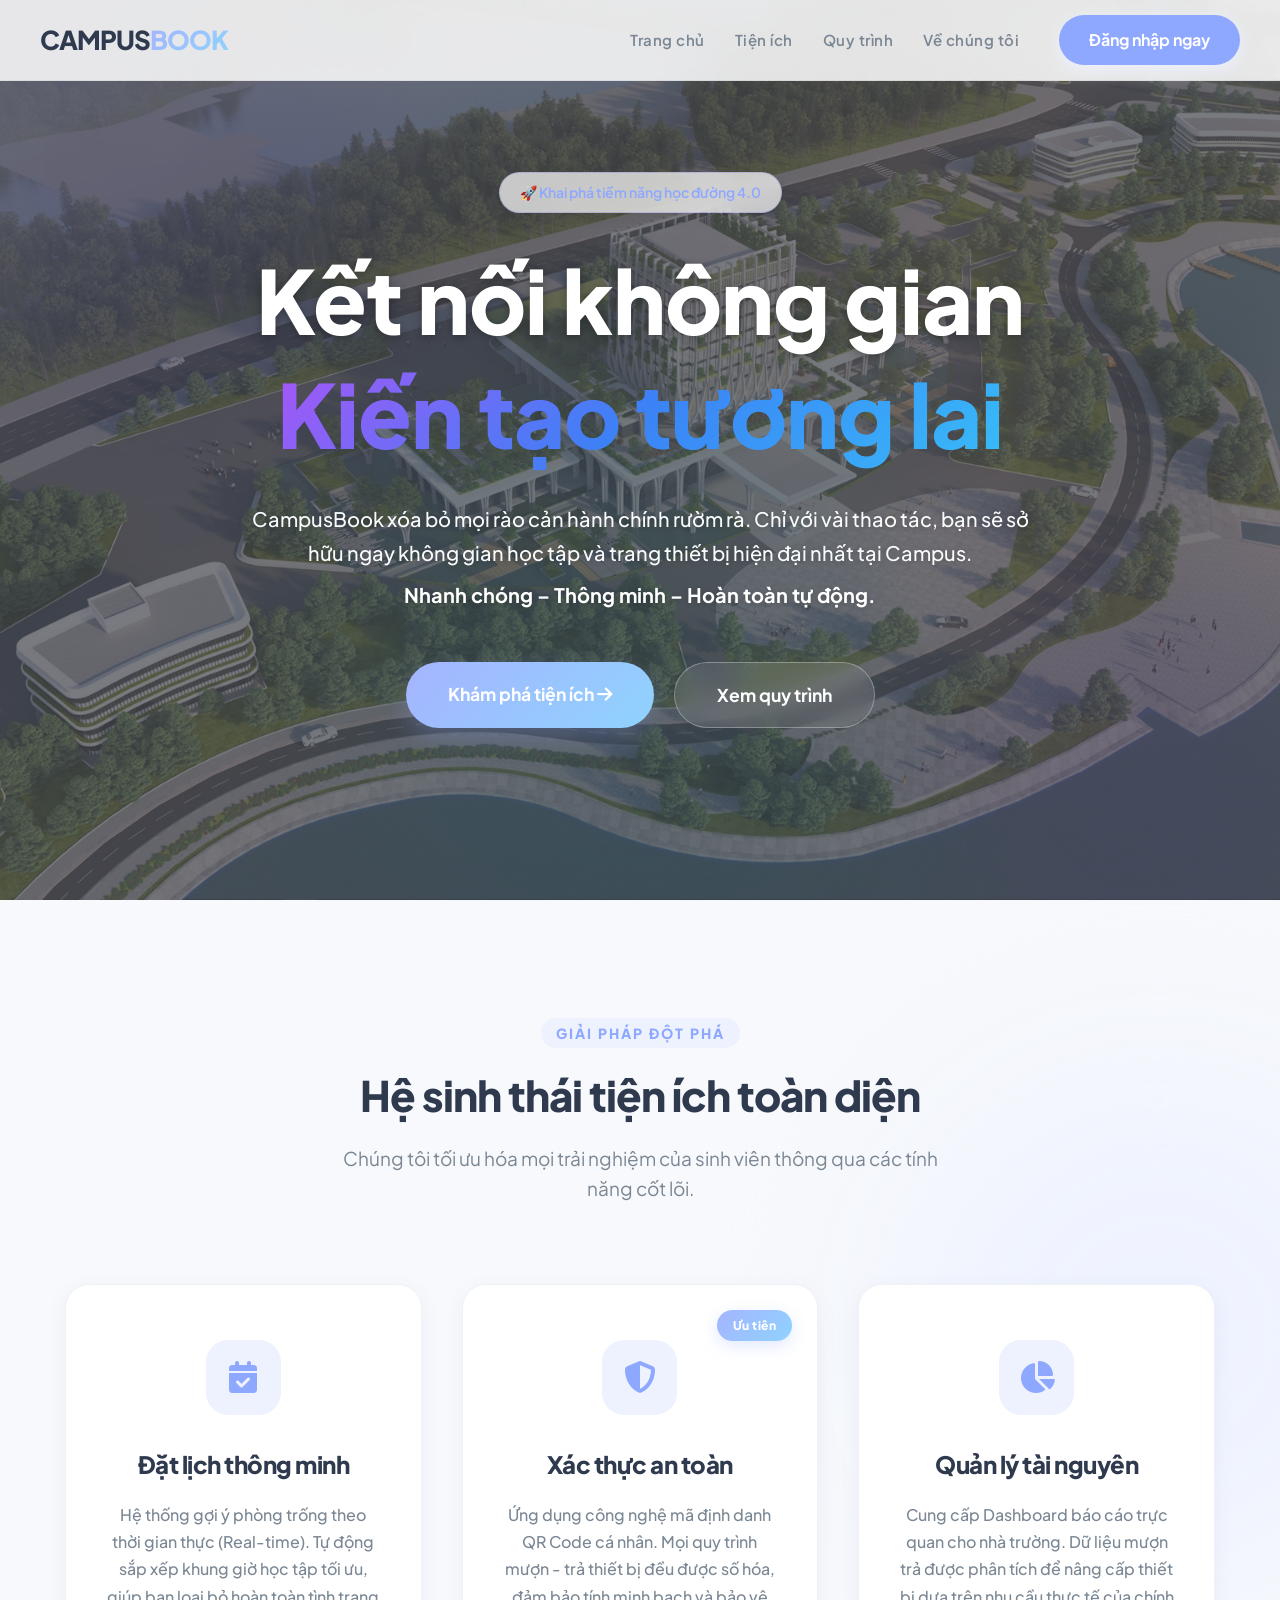
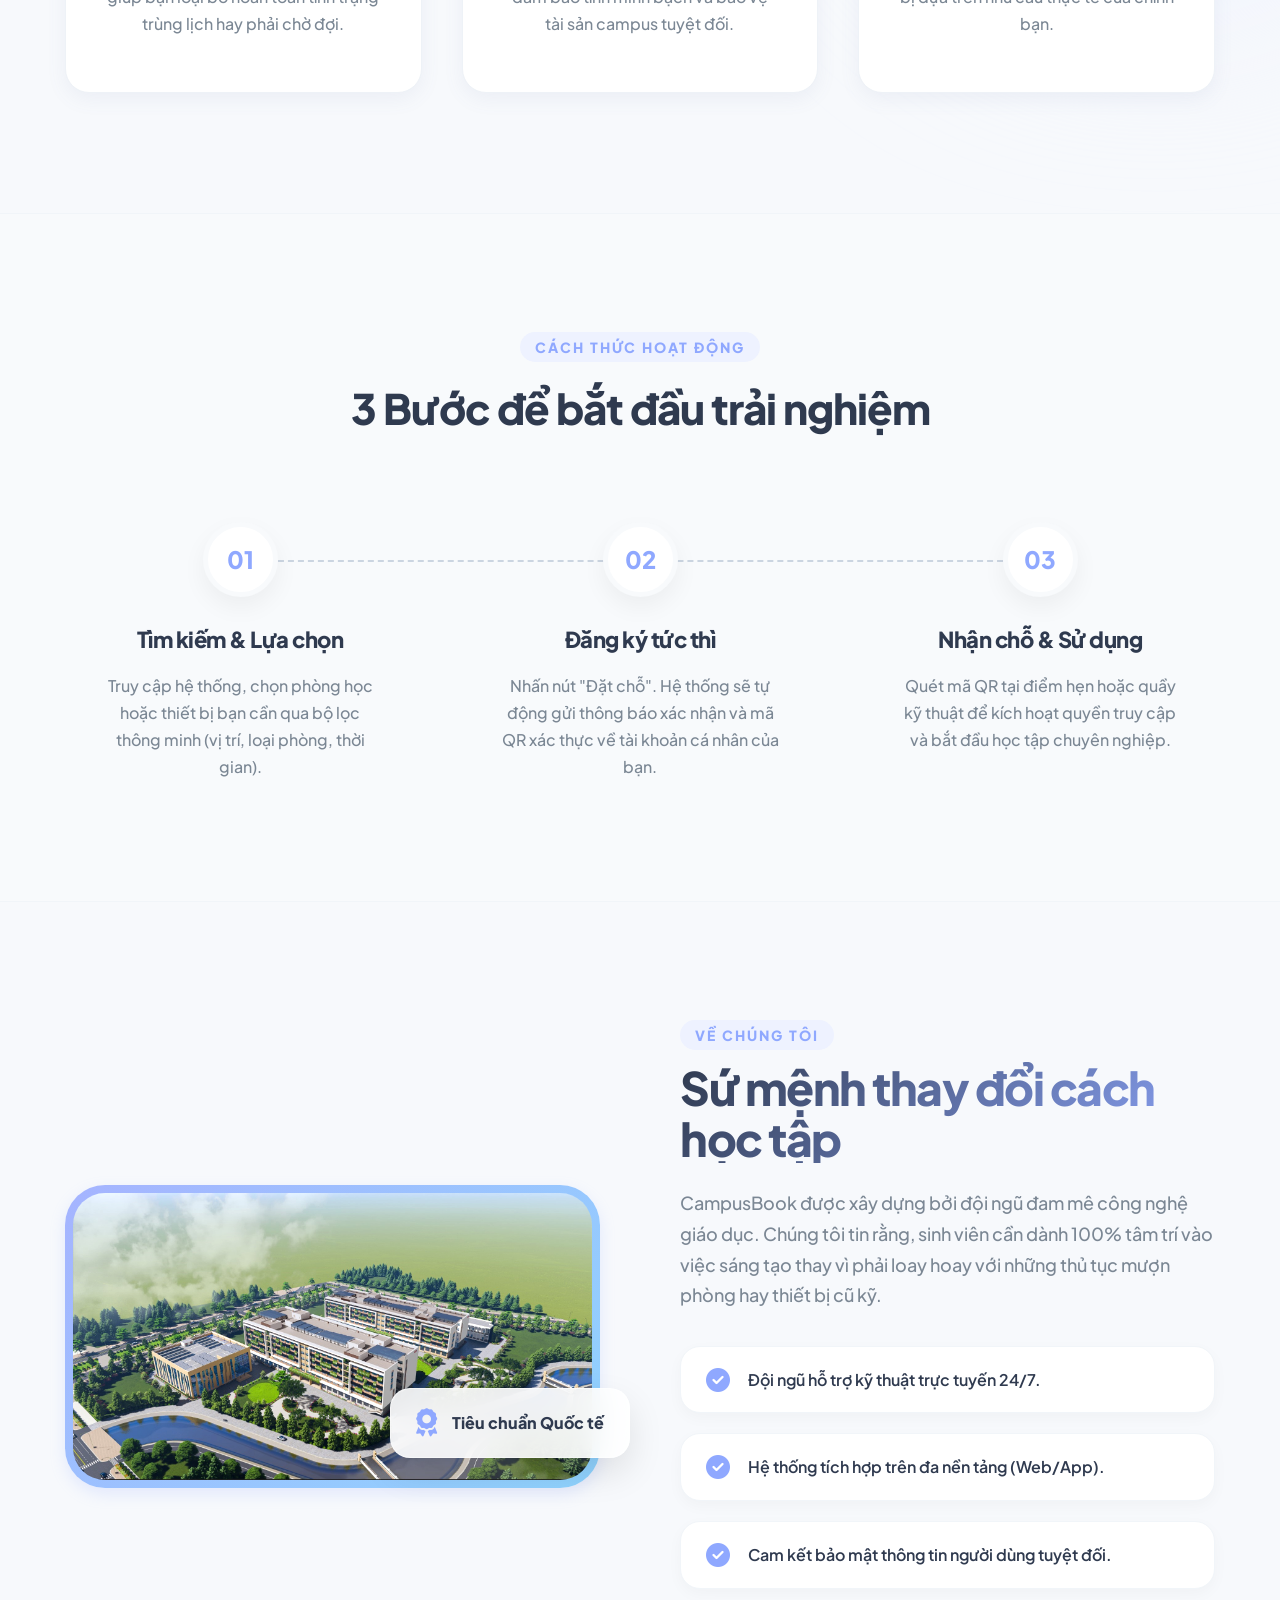
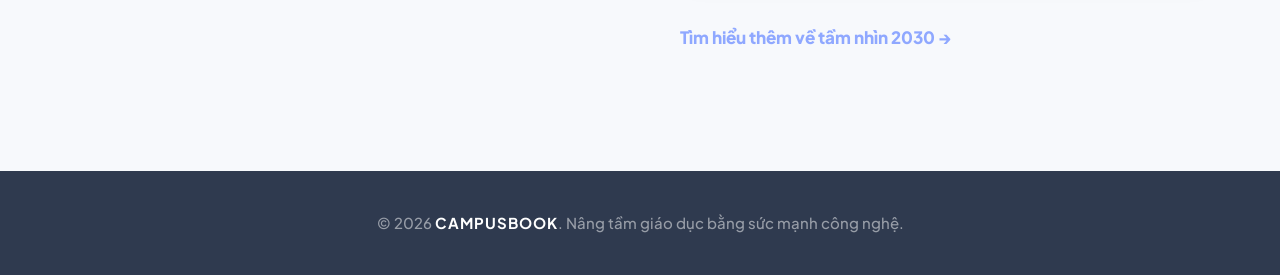
<file: frontend/index/index.html>
<!DOCTYPE html>
<html lang="vi">

<head>
    <meta charset="UTF-8">
    <meta name="viewport" content="width=device-width, initial-scale=1.0">
    <title>CampusBook | Nền Tảng Số Hóa Tiện Ích Học Đường</title>
    <link rel="preconnect" href="https://fonts.googleapis.com">
    <link rel="preconnect" href="https://fonts.gstatic.com" crossorigin>
    <link href="https://fonts.googleapis.com/css2?family=Plus+Jakarta+Sans:wght@400;500;600;700;800&display=swap"
        rel="stylesheet">
    <link rel="stylesheet" href="https://cdnjs.cloudflare.com/ajax/libs/font-awesome/6.4.0/css/all.min.css">
    <link rel="stylesheet" href="../assets/css/index.css?v=9.0">
</head>

<body>

    <nav class="main-nav">
        <div class="nav-container">
            <a href="#" class="nav-logo">CAMPUS<span class="highlight">BOOK</span></a>
            <div class="nav-right">
                <ul class="nav-menu">
                    <li><a href="#hero">Trang chủ</a></li>
                    <li><a href="#features">Tiện ích</a></li>
                    <li><a href="#process">Quy trình</a></li>
                    <li><a href="#about">Về chúng tôi</a></li>
                </ul>
                <a href="../pages/login.html" class="nav-btn-login">Đăng nhập ngay</a>
            </div>
        </div>
    </nav>

    <header id="hero" class="hero">
        <!-- Ảnh nền của người dùng -->
        <div
            style="position: absolute; top: 0; left: 0; width: 100%; height: 100%; background-image: url('../assets/images/campus-bg.jpg'); background-size: cover; background-position: center; opacity: 0.6; z-index: 1;">
        </div>

        <!-- Animated Gradient Background pha trộn -->
        <div class="hero-orb orb-1" style="z-index: 2;"></div>
        <div class="hero-orb orb-2" style="z-index: 2;"></div>
        <div class="hero-orb orb-3" style="z-index: 2;"></div>

        <!-- Lớp phủ tối mờ -->
        <div class="hero-overlay"
            style="position: absolute; top: 0; left: 0; width: 100%; height: 100%; background: rgba(11, 15, 25, 0.55); z-index: 3;">
        </div>
        <div class="hero-content">
            <span class="badge">🚀 Khai phá tiềm năng học đường 4.0</span>
            <h1>Kết nối không gian<br><span class="gradient-text">Kiến tạo tương lai</span></h1>
            <p>CampusBook xóa bỏ mọi rào cản hành chính rườm rà. Chỉ với vài thao tác, bạn sẽ sở hữu ngay không gian học
                tập và trang thiết bị hiện đại nhất tại Campus.<br><span
                    style="display: block; margin-top: 8px; color: #ffffff; font-weight: 700;">Nhanh chóng – Thông minh
                    – Hoàn toàn tự động.</span></p>
            <div class="hero-btns">
                <a href="#features" class="btn-main">Khám phá tiện ích <i class="fas fa-arrow-right"></i></a>
                <a href="#process" class="btn-outline">Xem quy trình</a>
            </div>
        </div>
    </header>

    <section id="features" class="section">
        <div class="bg-blob"></div>
        <div class="container">
            <div class="section-title">
                <span class="sub-label">Giải pháp đột phá</span>
                <h2>Hệ sinh thái tiện ích toàn diện</h2>
                <p class="title-desc">Chúng tôi tối ưu hóa mọi trải nghiệm của sinh viên thông qua các tính năng cốt
                    lõi.</p>
            </div>

            <div class="feature-grid">
                <div class="f-card">
                    <div class="f-icon-box"><i class="fas fa-calendar-check"></i></div>
                    <h3>Đặt lịch thông minh</h3>
                    <p>Hệ thống gợi ý phòng trống theo thời gian thực (Real-time). Tự động sắp xếp khung giờ học tập tối
                        ưu, giúp bạn loại bỏ hoàn toàn tình trạng trùng lịch hay phải chờ đợi.</p>
                </div>

                <div class="f-card active">
                    <div class="f-icon-box"><i class="fas fa-shield-halved"></i></div>
                    <h3>Xác thực an toàn</h3>
                    <p>Ứng dụng công nghệ mã định danh QR Code cá nhân. Mọi quy trình mượn - trả thiết bị đều được số
                        hóa, đảm bảo tính minh bạch và bảo vệ tài sản campus tuyệt đối.</p>
                    <span class="card-tag">Ưu tiên</span>
                </div>

                <div class="f-card">
                    <div class="f-icon-box"><i class="fas fa-chart-pie"></i></div>
                    <h3>Quản lý tài nguyên</h3>
                    <p>Cung cấp Dashboard báo cáo trực quan cho nhà trường. Dữ liệu mượn trả được phân tích để nâng cấp
                        thiết bị dựa trên nhu cầu thực tế của chính bạn.</p>
                </div>
            </div>
        </div>
    </section>

    <section id="process" class="section bg-soft">
        <div class="container">
            <div class="section-title">
                <span class="sub-label">Cách thức hoạt động</span>
                <h2>3 Bước để bắt đầu trải nghiệm</h2>
            </div>
            <div class="process-grid">
                <div class="p-item">
                    <div class="p-num">01</div>
                    <h4>Tìm kiếm & Lựa chọn</h4>
                    <p>Truy cập hệ thống, chọn phòng học hoặc thiết bị bạn cần qua bộ lọc thông minh (vị trí, loại
                        phòng, thời gian).</p>
                </div>
                <div class="p-item">
                    <div class="p-num">02</div>
                    <h4>Đăng ký tức thì</h4>
                    <p>Nhấn nút "Đặt chỗ". Hệ thống sẽ tự động gửi thông báo xác nhận và mã QR xác thực về tài khoản cá
                        nhân của bạn.</p>
                </div>
                <div class="p-item">
                    <div class="p-num">03</div>
                    <h4>Nhận chỗ & Sử dụng</h4>
                    <p>Quét mã QR tại điểm hẹn hoặc quầy kỹ thuật để kích hoạt quyền truy cập và bắt đầu học tập chuyên
                        nghiệp.</p>
                </div>
            </div>
        </div>
    </section>

    <section id="about" class="section">
        <div class="container about-grid">
            <div class="about-image">
                <img src="../assets/images/vnu.jpg" alt="VNU Campus">
                <div class="floating-label">
                    <i class="fas fa-award"></i>
                    <span>Tiêu chuẩn Quốc tế</span>
                </div>
            </div>
            <div class="about-text">
                <span class="sub-label">Về chúng tôi</span>
                <h2>Sứ mệnh thay đổi cách học tập</h2>
                <p>CampusBook được xây dựng bởi đội ngũ đam mê công nghệ giáo dục. Chúng tôi tin rằng, sinh viên cần
                    dành 100% tâm trí vào việc sáng tạo thay vì phải loay hoay với những thủ tục mượn phòng hay thiết bị
                    cũ kỹ.</p>
                <ul class="about-list">
                    <li><i class="fas fa-check-circle"></i> Đội ngũ hỗ trợ kỹ thuật trực tuyến 24/7.</li>
                    <li><i class="fas fa-check-circle"></i> Hệ thống tích hợp trên đa nền tảng (Web/App).</li>
                    <li><i class="fas fa-check-circle"></i> Cam kết bảo mật thông tin người dùng tuyệt đối.</li>
                </ul>
                <a href="../pages/vision.html" target="_blank" class="btn-text">Tìm hiểu thêm về tầm nhìn 2030 →</a>
            </div>
        </div>
    </section>

    <footer class="footer">
        <div class="container">
            <p>© 2026 <strong>CAMPUSBOOK</strong>. Nâng tầm giáo dục bằng sức mạnh công nghệ.</p>
        </div>
    </footer>

    <script src="../assets/js/api.js?v=3.0"></script>
    <script src="../assets/js/auth.js?v=3.0"></script>
</body>

</html>
</file>
<file: frontend/assets/css/index.css>
/* ================================================================
   1. CẤU HÌNH BIẾN & CORE (PREMIUM SAAS THEME)
   ================================================================ */
:root {
    --primary: #8FA8FF; /* Soft Blue */
    --primary-light: #EEF2FF;
    --primary-glow: rgba(143, 168, 255, 0.25);
    --secondary: #B8C0FF; /* Lavender pastel */
    --accent: #AEE2FF; /* Sky pastel */
    --dark: #2F3A4F; /* Main text */
    --slate: #7B8794; /* Secondary text */
    --white: #ffffff;
    --bg-body: #F7F9FC; /* Main background */
    --bg-soft: #FCFDFF; /* Secondary background */
    
    /* Modern Gradients */
    --grad-main: linear-gradient(135deg, #A5B4FF 0%, #8FD3FE 100%);
    --grad-text: linear-gradient(135deg, #A5B4FF 0%, #8FD3FE 100%);
    --grad-dark: linear-gradient(135deg, #A5B4FF 0%, #2F3A4F 100%);
    
    /* Shadows & Glass */
    --shadow-soft: 0 6px 20px rgba(120, 140, 180, 0.08);
    --shadow-glow: 0 6px 16px rgba(143, 168, 255, 0.2);
    --glass-bg: rgba(255, 255, 255, 0.03);
    --glass-border: rgba(255, 255, 255, 0.1);
}

* { margin: 0; padding: 0; box-sizing: border-box; }
body { 
    font-family: 'Plus Jakarta Sans', sans-serif; 
    color: var(--dark); 
    line-height: 1.6;
    overflow-x: hidden;
    background-color: var(--bg-body);
    -webkit-font-smoothing: antialiased;
}
.container { max-width: 1200px; margin: 0 auto; padding: 0 25px; position: relative; z-index: 2; }

/* ================================================================
   2. THANH MENU (GLASSMORPHISM NAVBAR)
   ================================================================ */
.main-nav {
    position: fixed; top: 0; width: 100%; z-index: 1000;
    padding: 15px 0; 
    background: rgba(255, 255, 255, 0.85); /* Light glass */
    backdrop-filter: blur(20px); 
    -webkit-backdrop-filter: blur(20px);
    border-bottom: 1px solid rgba(0, 0, 0, 0.05);
    transition: all 0.4s ease;
}

.main-nav:hover { background: rgba(255, 255, 255, 0.95); }

.nav-container {
    max-width: 1650px; margin: 0 auto; padding: 0 40px; 
    display: flex; justify-content: space-between; align-items: center;
}

.nav-logo { 
    font-size: 26px; font-weight: 800; text-decoration: none; 
    color: var(--dark); letter-spacing: -1px; 
}
.highlight { 
    background: var(--grad-main); 
    -webkit-background-clip: text; 
    background-clip: text;
    -webkit-text-fill-color: transparent; 
    color: transparent;
}

.nav-right { display: flex; align-items: center; gap: 40px; } 
.nav-menu { display: flex; list-style: none; gap: 30px; margin: 0; padding: 0; }
.nav-menu a { 
    text-decoration: none; color: var(--slate); 
    font-weight: 600; font-size: 15px; 
    transition: 0.3s ease; letter-spacing: 0.5px;
}
.nav-menu a:hover { color: var(--primary); text-shadow: none; }

.nav-btn-login { 
    background: var(--primary); color: var(--white); 
    padding: 12px 30px; border-radius: 50px; 
    text-decoration: none; font-weight: 700; transition: all 0.3s cubic-bezier(0.4, 0, 0.2, 1);
    box-shadow: 0 4px 15px var(--primary-light);
}
.nav-btn-login:hover {
    transform: translateY(-2px);
    box-shadow: 0 8px 25px var(--primary-glow);
    background: var(--primary); color: var(--white);
}

.user-info-nav span { color: var(--dark) !important; }

/* ================================================================
   3. MÀN HÌNH CHÍNH (HERO SECTION - ANIMATED MESH GRADIENT)
   ================================================================ */
.hero {
    height: 100vh; min-height: 800px; position: relative;
    display: flex; align-items: center; justify-content: center;
    text-align: center; color: var(--dark);
    background-color: var(--bg-soft);
    overflow: hidden;
}

/* Animated Gradient Orbs */
.hero-orb {
    position: absolute;
    border-radius: 50%;
    filter: blur(80px);
    opacity: 0.5;
    animation: floatOrb 10s infinite alternate ease-in-out;
    z-index: 0;
}
.orb-1 { width: 500px; height: 500px; background: rgba(79, 70, 229, 0.3); top: -10%; left: -10%; animation-delay: 0s; }
.orb-2 { width: 400px; height: 400px; background: rgba(168, 85, 247, 0.25); bottom: -10%; right: -5%; animation-delay: -5s; }
.orb-3 { width: 600px; height: 600px; background: rgba(6, 182, 212, 0.25); top: 40%; left: 50%; transform: translateX(-50%); opacity: 0.4; animation-delay: -2s; }

@keyframes floatOrb {
    0% { transform: translate(0, 0) scale(1); }
    50% { transform: translate(50px, 30px) scale(1.1); }
    100% { transform: translate(-30px, -50px) scale(0.9); }
}

/* Hero Content */
.hero-content { position: relative; z-index: 10; max-width: 1000px; padding: 0 20px; animation: fadeUp 1s ease-out; }

@keyframes fadeUp {
    from { opacity: 0; transform: translateY(30px); }
    to { opacity: 1; transform: translateY(0); }
}

.badge { 
    display: inline-flex; align-items: center; gap: 8px;
    padding: 8px 20px; border: 1px solid rgba(79, 70, 229, 0.2);
    background: rgba(255,255,255,0.7); backdrop-filter: blur(10px);
    border-radius: 50px; font-size: 14px; margin-bottom: 30px; font-weight: 600;
    box-shadow: 0 4px 15px rgba(0,0,0,0.05);
    color: var(--primary);
}

.hero h1 { 
    font-size: clamp(3.5rem, 7vw, 5.5rem); font-weight: 800; 
    line-height: 1.3; margin-bottom: 30px; letter-spacing: -1px; 
    color: #ffffff;
    text-shadow: 0 2px 10px rgba(0, 0, 0, 0.3);
}

.hero p {
    font-size: 1.25rem; line-height: 1.7; margin-bottom: 50px;
    color: #f8fafc; /* Changed to very light gray/white */
    max-width: 800px; margin-left: auto; margin-right: auto;
    font-weight: 500;
    text-shadow: 0 1px 5px rgba(0, 0, 0, 0.2); /* Subtle text shadow */
}

.gradient-text {
    background: linear-gradient(135deg, #a855f7 0%, #3b82f6 50%, #38bdf8 100%);
    -webkit-background-clip: text;
    background-clip: text;
    -webkit-text-fill-color: transparent;
    color: transparent;
    text-shadow: none !important;
    display: inline-block;
}

.hero-btns { display: flex; justify-content: center; gap: 20px; }

.btn-main { 
    padding: 18px 42px; background: var(--grad-main); color: white; 
    border-radius: 50px; text-decoration: none; font-weight: 700; 
    font-size: 1.1rem; transition: all 0.4s cubic-bezier(0.175, 0.885, 0.32, 1.275); 
    box-shadow: 0 10px 25px var(--primary-glow);
    position: relative; overflow: hidden;
}
.btn-main::after {
    content: ''; position: absolute; top: 0; left: -100%; width: 100%; height: 100%;
    background: linear-gradient(90deg, transparent, rgba(255,255,255,0.2), transparent);
    transition: 0.5s;
}
.btn-main:hover { transform: translateY(-5px); box-shadow: 0 15px 35px rgba(168, 85, 247, 0.4); }
.btn-main:hover::after { left: 100%; }

.btn-outline { 
    padding: 18px 42px; border: 1px solid rgba(255, 255, 255, 0.3); /* Lighter border */
    background: rgba(255,255,255,0.1); backdrop-filter: blur(10px);
    color: #ffffff; /* White text */
    border-radius: 50px; text-decoration: none; 
    font-weight: 700; font-size: 1.1rem; transition: all 0.3s; 
}
.btn-outline:hover { background: rgba(255, 255, 255, 0.2); border-color: #ffffff; transform: translateY(-3px); }

/* ================================================================
   4. TIỆN ÍCH (FEATURE CARDS - PREMIUM GLASS)
   ================================================================ */
.section { padding: 120px 0; position: relative; }
.section-title { text-align: center; margin-bottom: 80px; position: relative; z-index: 2;}

.section-title h2 { 
    font-size: 42px; font-weight: 800; margin-top: 15px; letter-spacing: -1px;
    color: var(--dark);
}
.sub-label { 
    color: var(--primary); font-weight: 800; font-size: 14px; 
    text-transform: uppercase; letter-spacing: 2px;
    background: var(--primary-light); padding: 6px 15px; border-radius: 50px;
}
.title-desc { font-size: 19px; color: var(--slate); margin-top: 15px; max-width: 600px; margin-left: auto; margin-right: auto;}

.feature-grid { display: grid; grid-template-columns: repeat(3, 1fr); gap: 40px; position: relative; z-index: 2;}

.f-card {
    padding: 55px 40px; border-radius: 24px; 
    background: #ffffff;
    border: 1px solid #EEF2F7; 
    transition: all 0.5s cubic-bezier(0.175, 0.885, 0.32, 1.275); 
    position: relative; text-align: center; 
    box-shadow: 0 6px 20px rgba(100,120,160,0.08);
    overflow: hidden;
}

.f-card::before {
    content: ''; position: absolute; top: 0; left: 0; right: 0; height: 5px;
    background: var(--grad-main); opacity: 0; transition: 0.4s;
}

.f-card:hover { 
    transform: translateY(-5px); 
    box-shadow: 0 10px 30px rgba(120, 140, 180, 0.12); 
    border-color: #D6DEEB;
}
.f-card:hover::before { opacity: 1; }

.f-icon-box { 
    width: 75px; height: 75px; background: var(--primary-light); color: var(--primary); 
    border-radius: 22px; display: grid; place-items: center; 
    font-size: 32px; margin: 0 auto 30px; transition: 0.4s;
}
.f-card:hover .f-icon-box { background: var(--grad-main); color: white; transform: scale(1.1) rotate(5deg); }

.f-card h3 { font-size: 24px; margin-bottom: 18px; font-weight: 800; letter-spacing: -0.5px; }
.f-card p { line-height: 1.7; font-size: 16px; color: var(--slate); font-weight: 500;}

.card-tag { 
    position: absolute; top: 25px; right: 25px; 
    background: var(--grad-main); color: white; 
    padding: 6px 16px; border-radius: 50px; 
    font-size: 12px; font-weight: 800; letter-spacing: 0.5px;
    box-shadow: 0 5px 15px var(--primary-glow);
}

/* Background blob for features */
.bg-blob {
    position: absolute; top: 20%; right: -10%; width: 500px; height: 500px;
    background: var(--primary-light); border-radius: 50%; filter: blur(100px); z-index: 1;
}

/* ================================================================
   5. QUY TRÌNH (PROCESS STEPS)
   ================================================================ */
.bg-soft { background: #f8fafc; border-top: 1px solid #f1f5f9; border-bottom: 1px solid #f1f5f9; }

@media (min-width: 993px) {
    .process-grid { position: relative; }
    .process-grid::before {
        content: ""; position: absolute; top: 38px; left: 15%; right: 15%;
        height: 2px; border-top: 2px dashed #cbd5e1; z-index: 1;
    }
}

.process-grid { display: grid; grid-template-columns: repeat(3, 1fr); gap: 50px; text-align: center; }
.p-item { position: relative; z-index: 2; transition: 0.3s; }
.p-item:hover { transform: translateY(-5px); }

.p-num { 
    width: 75px; height: 75px; background: var(--white); color: var(--primary); 
    border-radius: 50%; margin: 0 auto 25px; display: grid; place-items: center; 
    font-weight: 800; font-size: 24px; border: 5px solid #f8fafc;
    box-shadow: 0 10px 25px rgba(0,0,0,0.05); transition: 0.4s;
}
.p-item:hover .p-num { background: var(--primary); color: white; border-color: #e0e7ff; box-shadow: 0 15px 30px var(--primary-glow); }

.p-item h4 { margin-bottom: 15px; font-size: 22px; font-weight: 800; letter-spacing: -0.5px; }
.p-item p { line-height: 1.7; font-size: 16px; color: var(--slate); max-width: 280px; margin: 0 auto; font-weight: 500;}

/* ================================================================
   6. VỀ CHÚNG TÔI (ABOUT SECTION)
   ================================================================ */
.about-grid { display: grid; grid-template-columns: 1fr 1fr; gap: 80px; align-items: center; }

.about-image {
    position: relative; width: 100%;
    background: var(--grad-main); padding: 8px; border-radius: 40px;
    box-shadow: var(--shadow-glow);
    transition: all 0.5s cubic-bezier(0.175, 0.885, 0.32, 1.275);
}
.about-image img { width: 100%; display: block; border-radius: 32px; filter: grayscale(10%) contrast(110%); }
.about-image:hover { transform: translateY(-10px) scale(1.02); box-shadow: 0 30px 60px var(--primary-glow); }

.floating-label {
    position: absolute; bottom: 30px; right: -30px;
    background: rgba(255, 255, 255, 0.9); backdrop-filter: blur(15px);
    padding: 20px 25px; border-radius: 20px;
    box-shadow: 0 15px 35px rgba(0,0,0,0.1);
    display: flex; align-items: center; gap: 15px; z-index: 10;
    border: 1px solid rgba(255,255,255,0.5);
    animation: floatOrb 5s infinite alternate ease-in-out;
}
.floating-label i { color: var(--primary); font-size: 28px; }
.floating-label span { font-weight: 800; color: var(--dark); font-size: 16px; white-space: nowrap; }

.about-text h2 {
    font-size: 46px; font-weight: 800; margin: 15px 0 25px; line-height: 1.1; letter-spacing: -1.5px;
    background: linear-gradient(135deg, var(--dark) 0%, var(--primary) 100%);
    -webkit-background-clip: text;
    background-clip: text;
    -webkit-text-fill-color: transparent;
    color: transparent;
}
.about-text > p { font-size: 18px; line-height: 1.7; color: var(--slate); font-weight: 500; }

.about-list { list-style: none; padding: 0; margin: 35px 0; }
.about-list li {
    display: flex; align-items: center; gap: 18px; margin-bottom: 20px;
    padding: 20px 25px; background: white; border-radius: 20px;
    font-weight: 600; font-size: 16px; color: var(--dark);
    box-shadow: 0 5px 15px rgba(0,0,0,0.03); border: 1px solid #f1f5f9;
    transition: all 0.3s cubic-bezier(0.175, 0.885, 0.32, 1.275);
}
.about-list li i { color: var(--primary); font-size: 24px; }
.about-list li:hover { transform: translateX(10px); border-color: #e0e7ff; box-shadow: 0 15px 30px var(--primary-light); background: #f8fafc; }

.btn-text {
    color: var(--primary); text-decoration: none; font-weight: 800; font-size: 17px;
    display: inline-flex; align-items: center; gap: 10px; transition: 0.3s;
}
.btn-text:hover { gap: 18px; color: var(--secondary); }

/* ================================================================
   7. CHÂN TRANG (FOOTER)
   ================================================================ */
.footer { 
    padding: 40px 0; text-align: center; background: var(--dark);
    color: rgba(255,255,255,0.5); font-size: 15px; font-weight: 500;
}
.footer strong { color: white; letter-spacing: 1px; }

/* ================================================================
   RESPONSIVE
   ================================================================ */
@media (max-width: 992px) {
    .nav-right { display: none; }
    .hero h1 { font-size: 3rem; }
    .feature-grid, .process-grid, .about-grid { grid-template-columns: 1fr; gap: 40px; }
    .about-grid { padding-top: 40px; }
    .floating-label { right: 20px; bottom: -20px; padding: 15px; }
}
</file>
